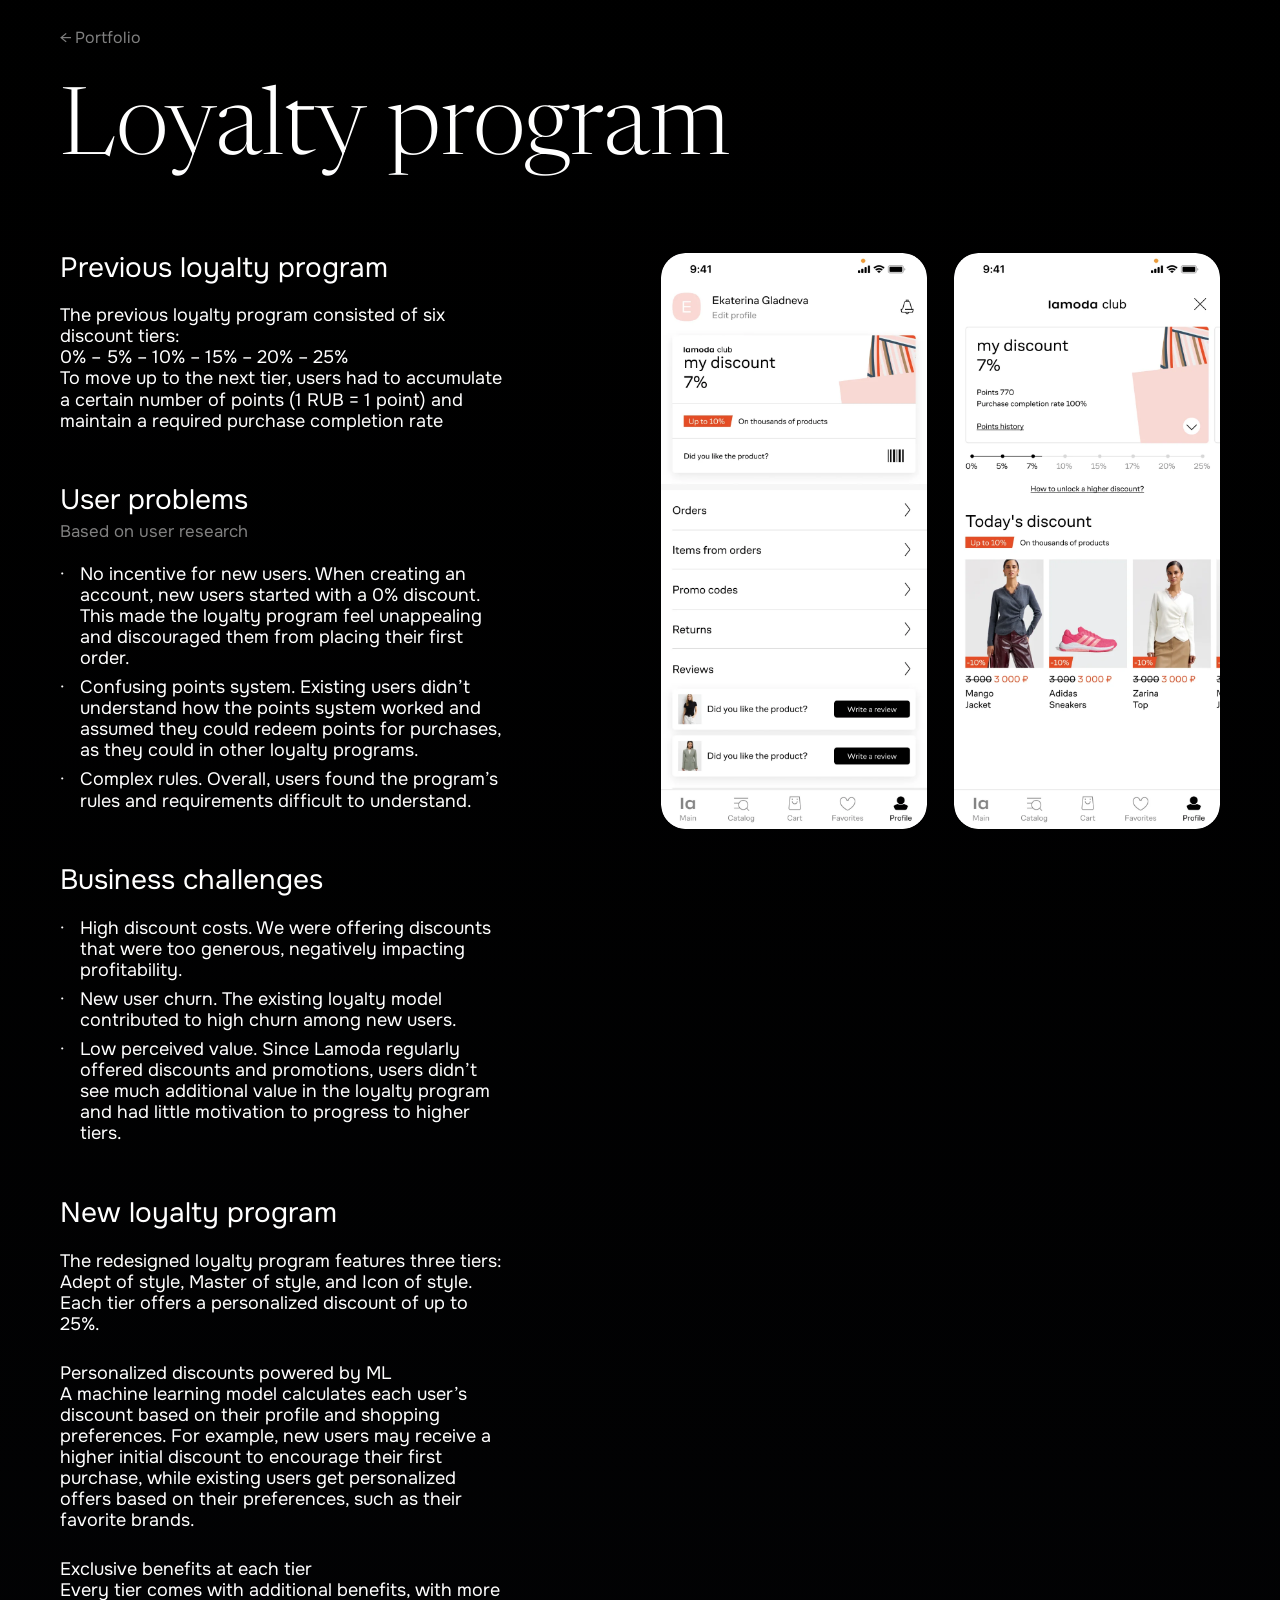
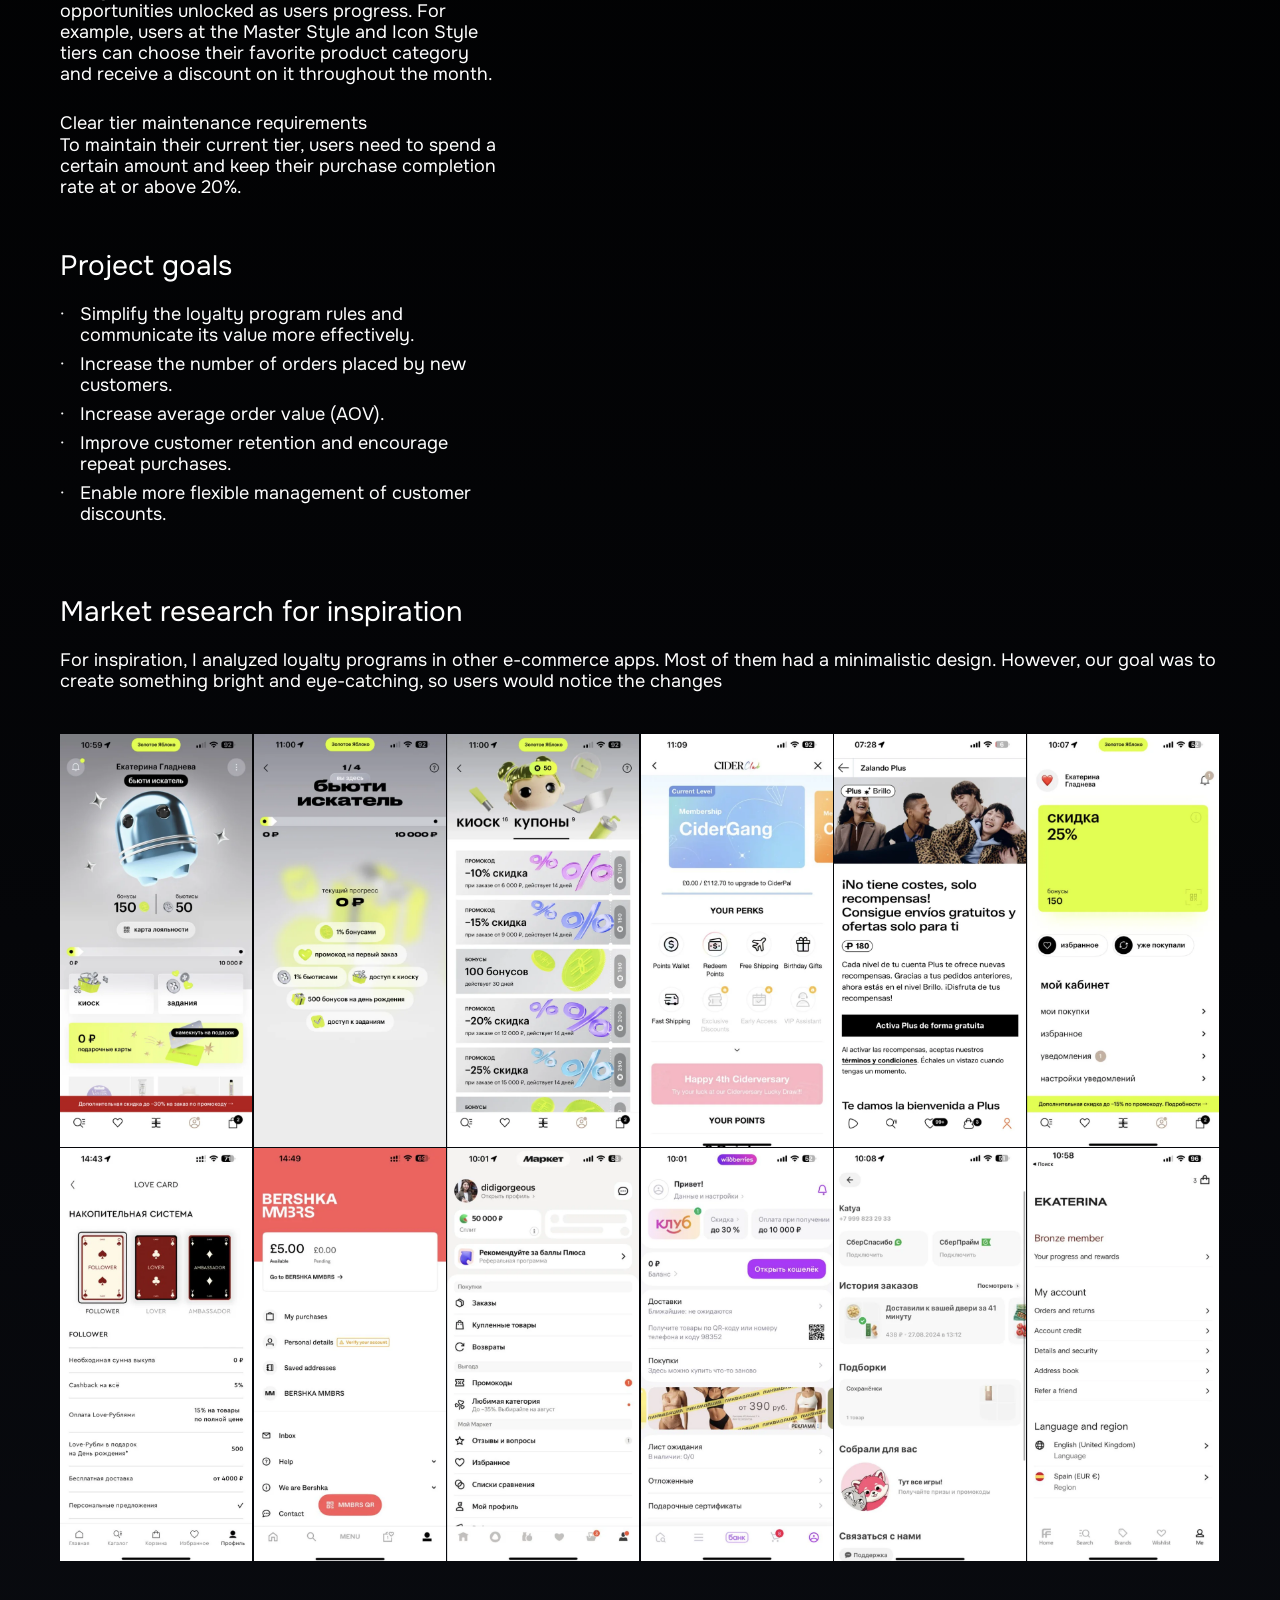
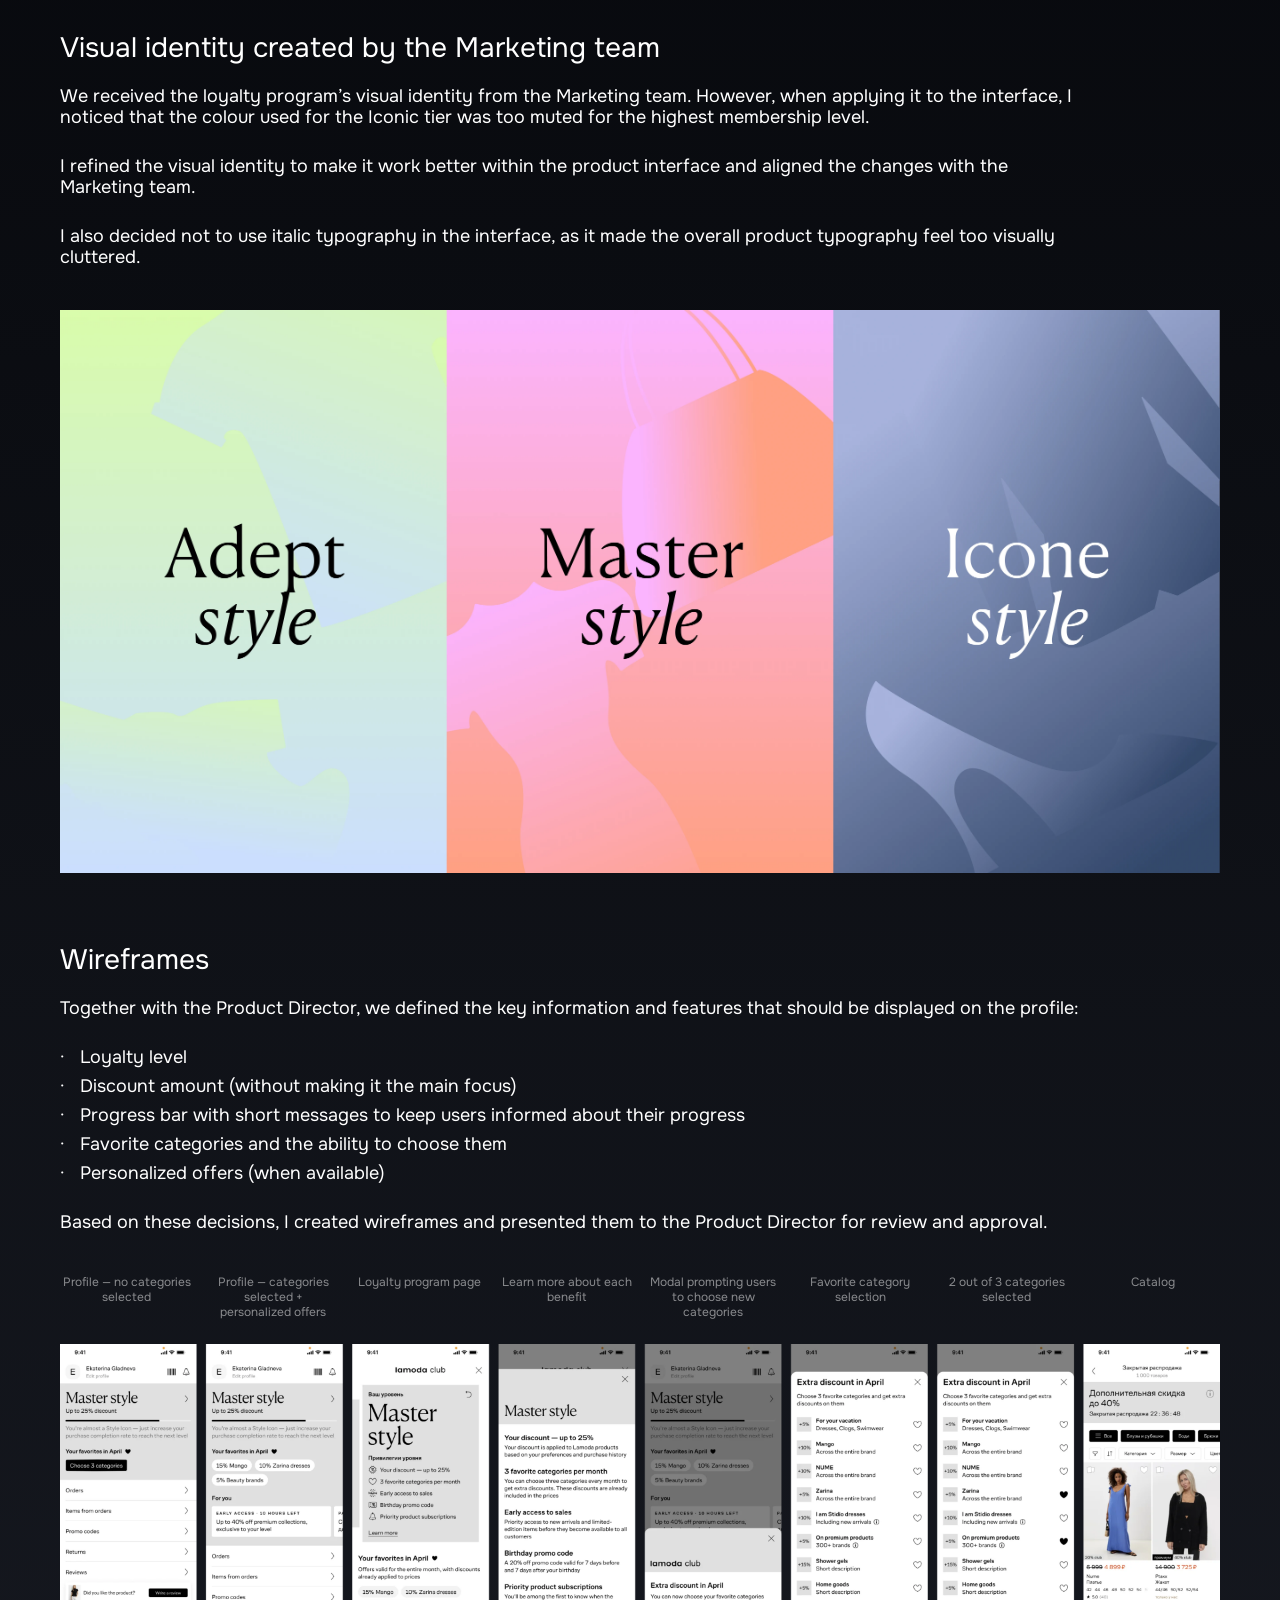
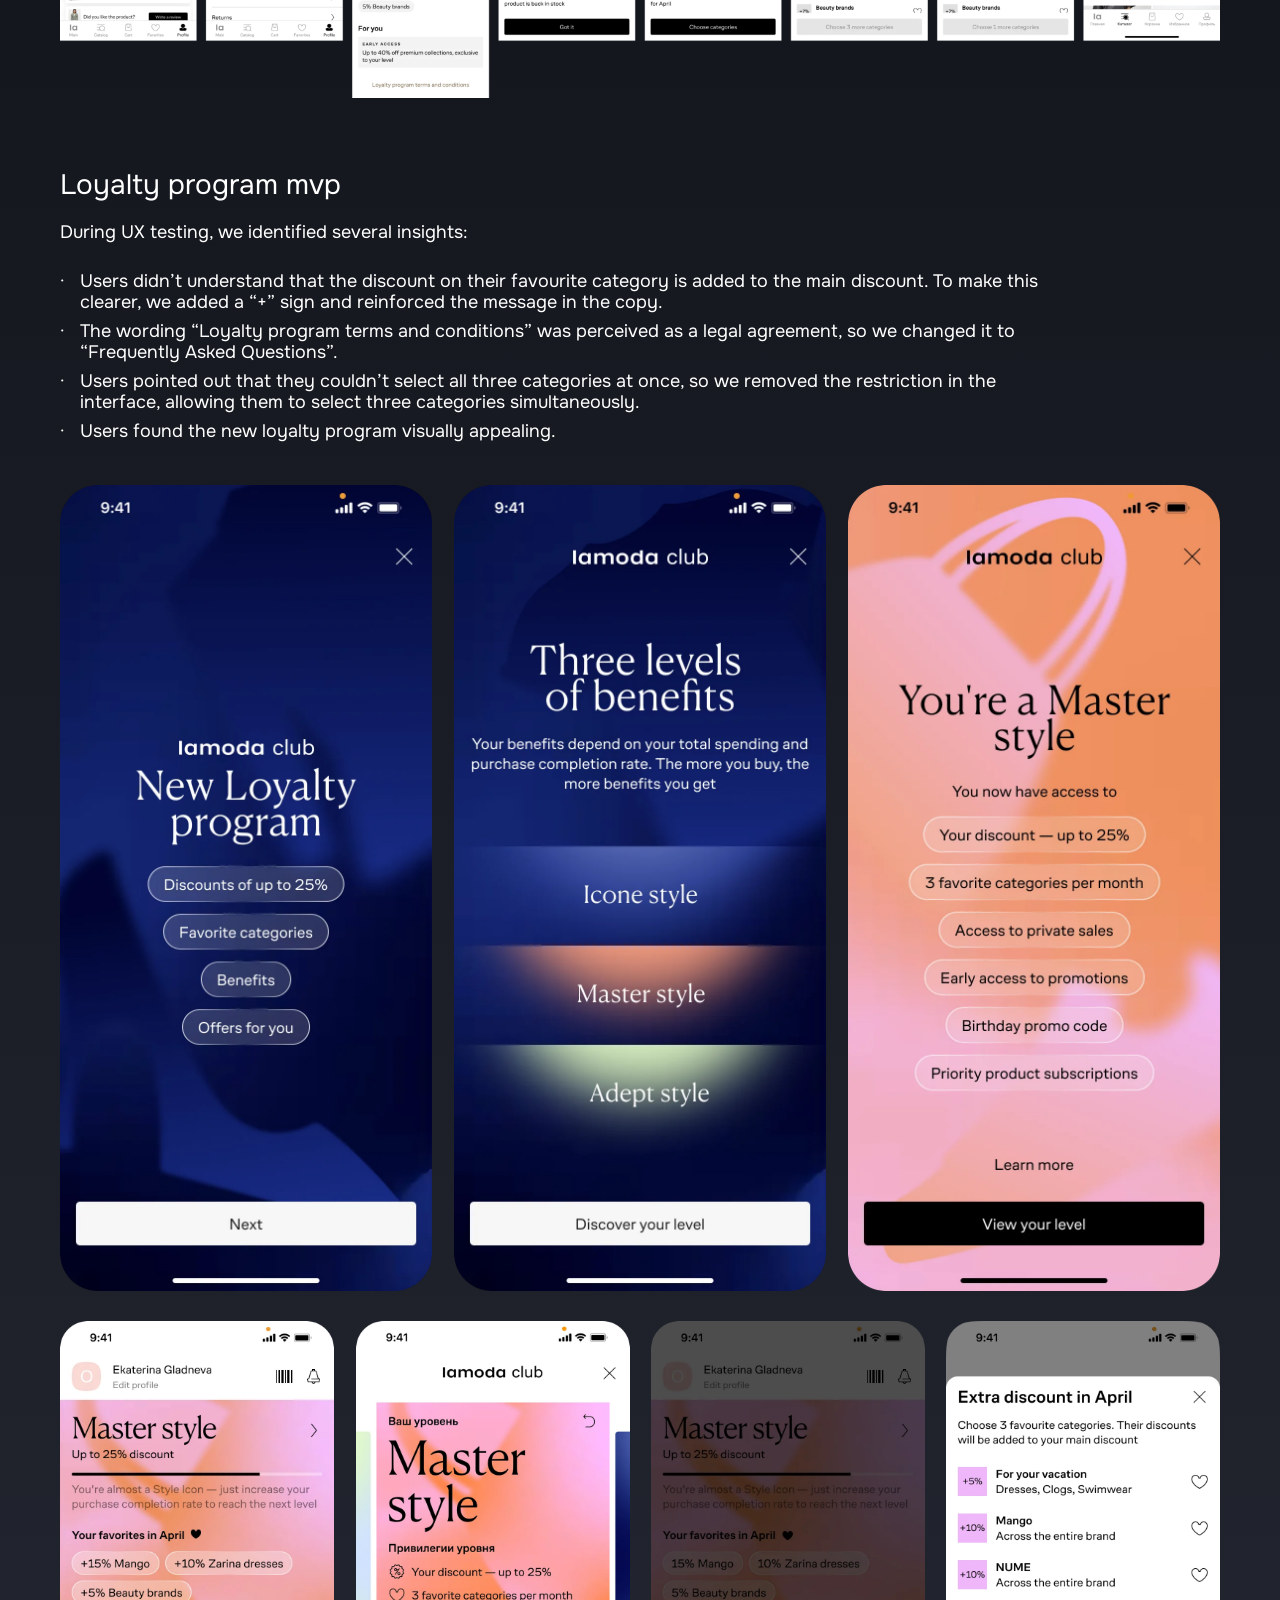
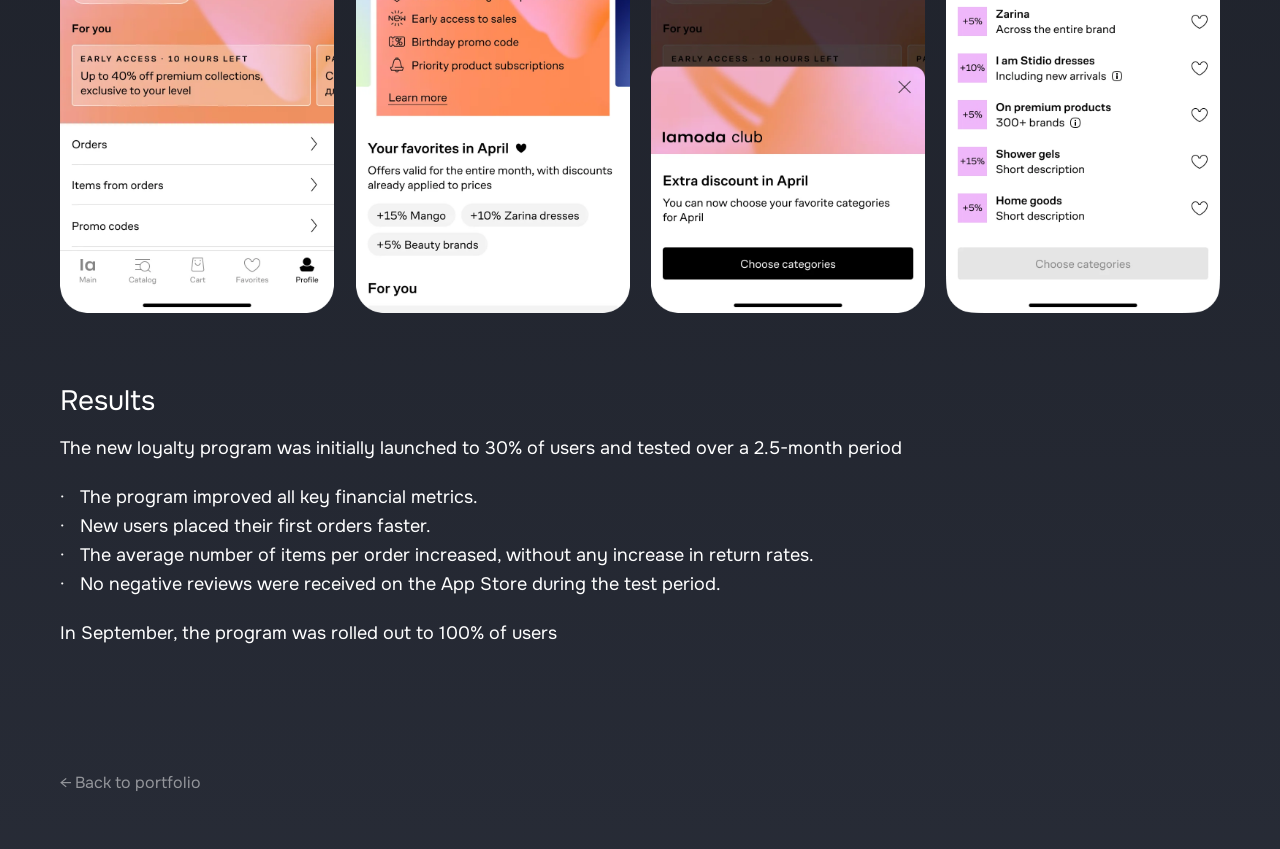
<file: loyalty-program.html>
<!doctype html>
<html lang="en">
<head>
  <meta charset="utf-8">
  <meta name="viewport" content="width=device-width, initial-scale=1">
  <title>Loyalty program — Ekaterina Gladneva</title>
  <meta name="description" content="Case study: redesigning Lamoda's loyalty program — new tiers, ML-powered personalized discounts, wireframes, UX testing and results.">
  <meta property="og:title" content="Loyalty program — Ekaterina Gladneva">
  <meta property="og:description" content="Case study: redesigning Lamoda's loyalty program.">
  <meta property="og:type" content="article">
  <meta property="og:image" content="https://kategladneva.github.io/social-preview.jpg">
  <meta property="og:url" content="https://kategladneva.github.io/loyalty-program">
  <meta name="theme-color" content="#000000">
  <link rel="icon" href="favicon.svg" type="image/svg+xml">
  <link rel="preconnect" href="https://fonts.googleapis.com">
  <link rel="preconnect" href="https://fonts.gstatic.com" crossorigin>
  <link href="https://fonts.googleapis.com/css2?family=Newsreader:ital,opsz,wght@0,6..72,300;0,6..72,400;1,6..72,400&family=Onest:wght@400&display=swap" rel="stylesheet">
  <link rel="stylesheet" href="styles.css">
  <link rel="stylesheet" href="loyalty.css">
  <script>document.documentElement.classList.add("js")</script>
  <script>
    // show the clean address (no .html) even if the page was opened with it
    try { if (location.protocol.indexOf("http") === 0 && /\.html$/.test(location.pathname)) { history.replaceState(null, "", location.pathname.replace(/\.html$/, "") + location.search + location.hash); } } catch (e) {}
  </script>
</head>
<body class="lp-body">
  <div class="lp">

    <nav class="lp-nav"><a href="./">← Portfolio</a></nav>

    <main>
      <header class="lp-head">
        <h1 class="lp-title reveal">Loyalty program</h1>
      </header>

      <section class="lp-intro">
        <div class="lp-col">
          <div class="lp-block reveal">
            <h2>Previous loyalty program</h2>
          <p>The previous loyalty program consisted of six discount tiers:<br>0% – 5% – 10% – 15% – 20% – 25%<br>To move up to the next tier, users had to accumulate a certain number of points (1 RUB = 1 point) and maintain a required purchase completion rate</p>
          </div>
          <div class="lp-block reveal">
            <h2>User problems <span>Based on user research</span></h2>
          <ul class="lp-list">
            <li>No incentive for new users. When creating an account, new users started with a 0% discount. This made the loyalty program feel unappealing and discouraged them from placing their first order.</li>
            <li>Confusing points system. Existing users didn’t understand how the points system worked and assumed they could redeem points for purchases, as they could in other loyalty programs.</li>
            <li>Complex rules. Overall, users found the program’s rules and requirements difficult to understand.</li>
          </ul>
          </div>
          <div class="lp-block reveal">
            <h2>Business challenges</h2>
          <ul class="lp-list">
            <li>High discount costs. We were offering discounts that were too generous, negatively impacting profitability.</li>
            <li>New user churn. The existing loyalty model contributed to high churn among new users.</li>
            <li>Low perceived value. Since Lamoda regularly offered discounts and promotions, users didn’t see much additional value in the loyalty program and had little motivation to progress to higher tiers.</li>
          </ul>
          </div>
          <div class="lp-block reveal">
            <h2>New loyalty program</h2>
          <p>The redesigned loyalty program features three tiers: Adept of style, Master of style, and Icon of style. Each tier offers a personalized discount of up to 25%.</p>
          <p>Personalized discounts powered by ML<br>A machine learning model calculates each user’s discount based on their profile and shopping preferences. For example, new users may receive a higher initial discount to encourage their first purchase, while existing users get personalized offers based on their preferences, such as their favorite brands.</p>
          <p>Exclusive benefits at each tier<br>Every tier comes with additional benefits, with more opportunities unlocked as users progress. For example, users at the Master Style and Icon Style tiers can choose their favorite product category and receive a discount on it throughout the month.</p>
          <p>Clear tier maintenance requirements<br>To maintain their current tier, users need to spend a certain amount and keep their purchase completion rate at or above 20%.</p>
          </div>
          <div class="lp-block reveal">
            <h2>Project goals</h2>
          <ul class="lp-list">
            <li>Simplify the loyalty program rules and communicate its value more effectively.</li>
            <li>Increase the number of orders placed by new customers.</li>
            <li>Increase average order value (AOV).</li>
            <li>Improve customer retention and encourage repeat purchases.</li>
            <li>Enable more flexible management of customer discounts.</li>
          </ul>
          </div>
        </div>

        <div class="lp-old lp-grid">
          <figure><img src="img/loyalty-old-1.webp" width="824" height="1784" alt="Previous loyalty program, screen 1" loading="lazy"></figure>
          <figure><img src="img/loyalty-old-2.webp" width="824" height="1784" alt="Previous loyalty program, screen 2" loading="lazy"></figure>
        </div>
      </section>

      <section class="lp-section">
        <div class="lp-block lp-block--wide reveal">
          <h2>Market research for inspiration</h2>
          <p>For inspiration, I analyzed loyalty programs in other e-commerce apps. Most of them had a minimalistic design. However, our goal was to create something bright and eye-catching, so users would notice the changes</p>
        </div>
        <div class="lp-market lp-grid">
        <figure><img src="img/loyalty-market-1.webp" width="578" height="1240" alt="Loyalty program in another e-commerce app, example 1" loading="lazy"></figure>
        <figure><img src="img/loyalty-market-2.webp" width="578" height="1240" alt="Loyalty program in another e-commerce app, example 2" loading="lazy"></figure>
        <figure><img src="img/loyalty-market-3.webp" width="578" height="1240" alt="Loyalty program in another e-commerce app, example 3" loading="lazy"></figure>
        <figure><img src="img/loyalty-market-4.webp" width="578" height="1240" alt="Loyalty program in another e-commerce app, example 4" loading="lazy"></figure>
        <figure><img src="img/loyalty-market-5.webp" width="578" height="1240" alt="Loyalty program in another e-commerce app, example 5" loading="lazy"></figure>
        <figure><img src="img/loyalty-market-6.webp" width="578" height="1240" alt="Loyalty program in another e-commerce app, example 6" loading="lazy"></figure>
        <figure><img src="img/loyalty-market-7.webp" width="578" height="1240" alt="Loyalty program in another e-commerce app, example 7" loading="lazy"></figure>
        <figure><img src="img/loyalty-market-8.webp" width="578" height="1240" alt="Loyalty program in another e-commerce app, example 8" loading="lazy"></figure>
        <figure><img src="img/loyalty-market-9.webp" width="578" height="1240" alt="Loyalty program in another e-commerce app, example 9" loading="lazy"></figure>
        <figure><img src="img/loyalty-market-10.webp" width="578" height="1240" alt="Loyalty program in another e-commerce app, example 10" loading="lazy"></figure>
        <figure><img src="img/loyalty-market-11.webp" width="578" height="1240" alt="Loyalty program in another e-commerce app, example 11" loading="lazy"></figure>
        <figure><img src="img/loyalty-market-12.webp" width="578" height="1240" alt="Loyalty program in another e-commerce app, example 12" loading="lazy"></figure>
        </div>
      </section>

      <section class="lp-section">
        <div class="lp-block reveal">
          <h2>Visual identity created by the Marketing team</h2>
          <p>We received the loyalty program’s visual identity from the Marketing team. However, when applying it to the interface, I noticed that the colour used for the Iconic tier was too muted for the highest membership level.</p>
          <p>I refined the visual identity to make it work better within the product interface and aligned the changes with the Marketing team.</p>
          <p>I also decided not to use italic typography in the interface, as it made the overall product typography feel too visually cluttered.</p>
        </div>
        <div class="lp-tiers lp-grid">
        <figure><img src="img/loyalty-tiers.webp" width="5220" height="2535" alt="Loyalty program tiers: Adept style, Master style, Icone style" loading="lazy"></figure>
      </div>
      </section>

      <section class="lp-section">
        <div class="lp-block reveal">
          <h2>Wireframes</h2>
          <p>Together with the Product Director, we defined the key information and features that should be displayed on the profile:</p>
          <ul class="lp-list">
            <li>Loyalty level</li>
            <li>Discount amount (without making it the main focus)</li>
            <li>Progress bar with short messages to keep users informed about their progress</li>
            <li>Favorite categories and the ability to choose them</li>
            <li>Personalized offers (when available)</li>
          </ul>
          <p>Based on these decisions, I created wireframes and presented them to the Product Director for review and approval.</p>
        </div>
        <div class="lp-wire reveal">
          <ul class="lp-captions">
        <li>Profile — no categories selected</li>
        <li>Profile — categories selected + personalized offers</li>
        <li>Loyalty program page</li>
        <li>Learn more about each benefit</li>
        <li>Modal prompting users to choose new categories</li>
        <li>Favorite category selection</li>
        <li>2 out of 3 categories selected</li>
        <li>Catalog</li>
          </ul>
          <img src="img/loyalty-wireframes.webp" width="3480" height="1060" alt="Wireframes of the profile, loyalty program page and category selection" loading="lazy">
        </div>
      </section>

      <section class="lp-section">
        <div class="lp-block reveal">
          <h2>Loyalty program mvp</h2>
          <p>During UX testing, we identified several insights:</p>
          <ul class="lp-list">
            <li>Users didn’t understand that the discount on their favourite category is added to the main discount. To make this clearer, we added a “+” sign and reinforced the message in the copy.</li>
            <li>The wording “Loyalty program terms and conditions” was perceived as a legal agreement, so we changed it to “Frequently Asked Questions”.</li>
            <li>Users pointed out that they couldn’t select all three categories at once, so we removed the restriction in the interface, allowing them to select three categories simultaneously.</li>
            <li>Users found the new loyalty program visually appealing.</li>
          </ul>
        </div>
        <div class="lp-mvp lp-mvp--3 lp-grid">
        <figure><img src="img/loyalty-mvp-1.webp" width="750" height="1624" alt="Loyalty program MVP, screen 1" loading="lazy"></figure>
        <figure><img src="img/loyalty-mvp-2.webp" width="750" height="1624" alt="Loyalty program MVP, screen 2" loading="lazy"></figure>
        <figure><img src="img/loyalty-mvp-3.webp" width="750" height="1624" alt="Loyalty program MVP, screen 3" loading="lazy"></figure>
        </div>
        <div class="lp-mvp lp-mvp--4 lp-grid">
        <figure><img src="img/loyalty-mvp-4.webp" width="750" height="1624" alt="Loyalty program MVP, screen 4" loading="lazy"></figure>
        <figure><img src="img/loyalty-mvp-5.webp" width="750" height="1624" alt="Loyalty program MVP, screen 5" loading="lazy"></figure>
        <figure><img src="img/loyalty-mvp-6.webp" width="750" height="1624" alt="Loyalty program MVP, screen 6" loading="lazy"></figure>
        <figure><img src="img/loyalty-mvp-7.webp" width="750" height="1624" alt="Loyalty program MVP, screen 7" loading="lazy"></figure>
        </div>
      </section>

      <section class="lp-section lp-section--last">
        <div class="lp-block reveal">
          <h2>Results</h2>
          <p>The new loyalty program was initially launched to 30% of users and tested over a 2.5-month period</p>
          <ul class="lp-list">
            <li>The program improved all key financial metrics.</li>
            <li>New users placed their first orders faster.</li>
            <li>The average number of items per order increased, without any increase in return rates.</li>
            <li>No negative reviews were received on the App Store during the test period.</li>
          </ul>
          <p>In September, the program was rolled out to 100% of users</p>
        </div>
      </section>
    </main>

    <footer class="lp-foot"><a href="./">← Back to portfolio</a></footer>
  </div>

  <script>
    (function () {
      var groups = document.querySelectorAll(".lp-grid, .reveal");
      groups.forEach(function (g) {
        if (g.classList.contains("lp-grid")) {
          Array.prototype.forEach.call(g.children, function (el, i) { el.style.setProperty("--i", i); });
        }
      });
      if (!("IntersectionObserver" in window)) {
        groups.forEach(function (g) { g.classList.add("is-visible"); });
        return;
      }
      var io = new IntersectionObserver(function (entries) {
        entries.forEach(function (e) {
          if (e.isIntersecting || e.boundingClientRect.bottom < 0) {
            e.target.classList.add("is-visible");
            io.unobserve(e.target);
          }
        });
      }, { threshold: 0.15 });
      groups.forEach(function (g) { io.observe(g); });
    })();
  </script>
  <script>
    /* "Back to portfolio": return to the previous history entry so the scroll position on the main page is kept */
    document.addEventListener("click", function (e) {
      var a = e.target.closest && e.target.closest('a[href="./"]');
      if (!a || e.defaultPrevented || e.button || e.metaKey || e.ctrlKey || e.shiftKey || e.altKey) return;
      try {
        var r = new URL(document.referrer);
        if (r.origin === location.origin && /(\/|\/index\.html)$/.test(r.pathname) && history.length > 1) {
          e.preventDefault();
          history.back();
        }
      } catch (err) {}
    });
  </script>
</body>
</html>
</file>
<file: styles.css>
/* ------------------------------------------------------------------
   Licensed fonts (optional)
   If you have web licenses, put the files into /fonts and uncomment.
   They will take priority over the free fallbacks automatically.

@font-face {
  font-family: "CoFo Sans LaModa";
  src: url("fonts/CoFoSansLaModa-Regular.woff2") format("woff2");
  font-weight: 400; font-style: normal; font-display: swap;
}
@font-face {
  font-family: "Canela Text";
  src: url("fonts/CanelaText-Regular.woff2") format("woff2");
  font-weight: 400; font-style: normal; font-display: swap;
}
@font-face {
  font-family: "Canela Text";
  src: url("fonts/CanelaText-RegularItalic.woff2") format("woff2");
  font-weight: 400; font-style: italic; font-display: swap;
}
------------------------------------------------------------------- */

:root {
  --sans: "CoFo Sans LaModa", "Onest", system-ui, -apple-system, "Helvetica Neue", Arial, sans-serif;
  --serif: "Canela Text", "Newsreader", Georgia, "Times New Roman", serif;

  --white: #ffffff;
  --black: #000000;
  --ink-muted: rgba(0, 0, 0, 0.5);
  --paper-muted: rgba(255, 255, 255, 0.5);

  --phone-gap: 64px;
  --page-pad: 44px;
}

*,
*::before,
*::after { box-sizing: border-box; }

html { -webkit-text-size-adjust: 100%; }

body {
  margin: 0;
  background: var(--black);
  color: var(--white);
  font-family: var(--sans);
  font-weight: 400;
  -webkit-font-smoothing: antialiased;
  -moz-osx-font-smoothing: grayscale;
}

h1, h2, h3, p, figure { margin: 0; font-weight: 400; }

img { display: block; max-width: 100%; height: auto; }

a { color: inherit; text-decoration: none; }
a:hover { text-decoration: underline; text-underline-offset: 3px; }
a:focus-visible {
  outline: 2px solid currentColor;
  outline-offset: 3px;
  border-radius: 2px;
}

/* ------------------------------------------------------------------
   Intro
------------------------------------------------------------------- */

.intro {
  position: relative;
  display: grid;
  place-items: center;
  min-height: clamp(420px, 47.3vw, 715px);
  padding: 120px 20px;
  background: var(--white);
  color: var(--black);
}

.intro-meta,
.contacts {
  position: absolute;
  top: 64px;
  right: var(--page-pad);
  font-size: 16px;
  line-height: 1.2;
  letter-spacing: -0.01em;
  text-align: right;
  color: var(--ink-muted);
}

.cv-download {
  color: inherit;
}
.cv-download:hover { color: var(--black); }

.copy {
  padding: 0;
  border: 0;
  background: none;
  font: inherit;
  letter-spacing: inherit;
  color: inherit;
  cursor: copy;
}
.copy:hover { color: var(--black); }
.copy.is-copied { color: var(--black); }
.copy:focus-visible {
  outline: 2px solid currentColor;
  outline-offset: 3px;
  border-radius: 2px;
}

.visually-hidden {
  position: absolute;
  width: 1px;
  height: 1px;
  overflow: hidden;
  clip: rect(0 0 0 0);
  white-space: nowrap;
}

.name span { white-space: nowrap; }

.name {
  display: flex;
  flex-direction: column;
  align-items: center;
  text-align: center;
  font-size: clamp(24px, 6.4vw, 40px);
  line-height: 1.2;
}

/* ------------------------------------------------------------------
   Case sections
------------------------------------------------------------------- */

.case {
  position: relative;
  isolation: isolate;
  overflow: hidden;
  display: flex;
  flex-direction: column;
  align-items: center;
  padding: 40px 0 24px;
  background: linear-gradient(180deg, #000 -12.41%, #2f3441 140.5%);
  background: linear-gradient(in oklab 180deg, oklab(0% 0 0) -12.41%, oklab(39.5% -0.0005 -0.028) 140.5%);
}

.badge {
  padding: 10px 24px;
  border-radius: 100px;
  background: var(--white);
  color: var(--black);
  font-family: var(--sans);
  font-size: 28px;
  line-height: 34px;
  white-space: nowrap;
  margin-bottom: 101px;
}

.label,
figcaption {
  font-family: var(--serif);
  font-size: 24px;
  line-height: 1.2;
  letter-spacing: -0.01em;
  color: var(--paper-muted);
  text-align: center;
}

.label { margin-bottom: 16px; }
.label--gap { margin-top: 100px; }

figcaption { margin-bottom: 16px; }

.note,
.role {
  font-size: 16px;
  line-height: 1.2;
  letter-spacing: -0.01em;
  color: var(--paper-muted);
  text-align: center;
  padding-inline: 20px;
}

.note { margin-top: 74px; }

.role { margin-top: 116px; }

/* ------------------------------------------------------------------
   Screens
------------------------------------------------------------------- */

.screens {
  display: grid;
  justify-content: center;
  width: 100%;
  padding-inline: var(--page-pad);
}

.screens--3 { grid-template-columns: repeat(3, minmax(0, 357px)); gap: var(--phone-gap); }
.screens--2 { grid-template-columns: repeat(2, minmax(0, 357px)); gap: var(--phone-gap); }
.screens--1 { grid-template-columns: minmax(0, 357px); }
.screens--5 { grid-template-columns: repeat(5, minmax(0, 262px)); gap: 16px; }

.screens figure { container-type: inline-size; }

/* Phone mockups: 38px corner radius at 357px width, scaled with the column */
.screens--3 img,
.screens--2 img,
.screens--1 img {
  width: 100%;
  border-radius: 38px;
}
@supports (width: 1cqi) {
  .screens figure img { border-radius: 10.64cqi; }
}
.screens--1 img { border-radius: 36px; }

/* The one-step checkout screen is taller than the phone frame: scroll to see the rest */
.scroll-phone {
  width: 100%;
  aspect-ratio: 357 / 774;
  overflow-y: auto;
  overscroll-behavior: contain;
  border-radius: 36px;
  background: #fff;
  scrollbar-width: none;
}
.scroll-phone::-webkit-scrollbar { display: none; }
.scroll-phone img {
  display: block;
  width: 100%;
  height: auto;
  border-radius: 0;
}
.scroll-phone:focus-visible {
  outline: 2px solid #fff;
  outline-offset: 3px;
}

/* Try-on screen: live banner laid over the screenshot.
   Sizes are in design pixels of a 357px-wide phone, scaled with the column. */
.phone-stack { position: relative; }
.phone-stack > img { position: relative; z-index: 0; }

.try-on-banner {
  --u: calc(100cqi / 357);
  position: absolute;
  left: calc(var(--u) * 105.86);
  top: calc(var(--u) * 213.62);
  width: calc(var(--u) * 251.77);
  height: calc(var(--u) * 133.52);
  overflow: hidden;
  background: #000;
  color: #fff;
  font-family: var(--sans);
}
.try-on-banner video {
  position: absolute;
  inset: 0;
  width: 100%;
  height: 100%;
  object-fit: cover;
}
.try-on-banner > span,
.try-on-banner > svg { position: absolute; }

.try-on-banner__title {
  left: calc(var(--u) * 15.26);
  top: calc(var(--u) * 15.26);
  font-size: calc(var(--u) * 19.07);
  line-height: 1.2;
}
.try-on-banner__text {
  left: calc(var(--u) * 15.26);
  top: calc(var(--u) * 45.78);
  width: calc(var(--u) * 221.25);
  font-size: calc(var(--u) * 12.4);
  line-height: 1.23;
}
.try-on-banner__close {
  left: calc(var(--u) * 225.7);
  top: calc(var(--u) * 20.51);
  width: calc(var(--u) * 16.02);
  height: calc(var(--u) * 16.02);
}
.try-on-banner__button {
  left: calc(var(--u) * 15.76);
  top: calc(var(--u) * 87);
  display: flex;
  align-items: center;
  gap: calc(var(--u) * 3.81);
  padding: calc(var(--u) * 7.63) calc(var(--u) * 32);
  border-radius: calc(var(--u) * 3.81);
  background: #fff;
  box-shadow: inset 0 0 0 calc(var(--u) * 0.95) rgba(0, 0, 0, 0.12);
  color: #000;
  font-size: calc(var(--u) * 12.4);
  line-height: 1.23;
  white-space: nowrap;
}
.try-on-banner__button svg {
  width: calc(var(--u) * 14.54);
  height: calc(var(--u) * 14.54);
  flex-shrink: 0;
}

/* Screen recordings inside a phone column (same frame as the images) */
.phone-video {
  display: block;
  width: 100%;
  height: auto;
  aspect-ratio: 357 / 774;
  object-fit: cover;
  background: #000;
  border-radius: 38px;
}
@supports (width: 1cqi) {
  .screens figure .phone-video { border-radius: 10.64cqi; }
  /* recording taken with the device frame: match the real screen corners */
  .screens figure .phone-video--device { border-radius: 14.3cqi; }
}

/* ------------------------------------------------------------------
   Premium showreel (click to play / pause)
------------------------------------------------------------------- */

.showreel {
  position: relative;
  width: min(1134px, calc(100% - 2 * var(--page-pad)));
  margin-top: 24px;
  border-radius: 24px;
  overflow: hidden;
  background: #000;
}

.showreel-video {
  display: block;
  width: 100%;
  height: auto;
  aspect-ratio: 1920 / 1032;
}

.showreel-toggle {
  position: absolute;
  inset: 0;
  display: flex;
  align-items: flex-end;
  justify-content: flex-start;
  padding: 24px;
  border: 0;
  background: transparent;
  cursor: pointer;
}

.showreel-toggle svg {
  width: 32px;
  height: 32px;
  transition: opacity 0.25s ease;
}

.showreel .icon-pause { display: none; }
.showreel.is-playing .icon-play { display: none; }
.showreel.is-playing .icon-pause { display: block; opacity: 0; }
.showreel.is-playing:hover .icon-pause,
.showreel-toggle:focus-visible .icon-pause { opacity: 1; }

.showreel-toggle:focus-visible {
  outline: 2px solid #fff;
  outline-offset: -6px;
  border-radius: 24px;
}

@media (hover: none) {
  .showreel.is-playing .icon-pause { opacity: 0.8; }
}

/* ------------------------------------------------------------------
   Loyalty program
------------------------------------------------------------------- */

.case--club {
  background: conic-gradient(in oklab from calc(355.66deg + var(--club-angle, 0deg)) at calc(55.98% + var(--club-dx, 0%)) calc(31.93% + var(--club-dy, 0%)),
    oklab(94.7% -0.067 0.088) 0%,
    oklab(90.6% -0.007 -0.045) 6.26%,
    oklab(74.7% -0.021 -0.077) 12.52%,
    oklab(28.7% -0.024 -0.075) 20.45%,
    oklab(9.4% -0.006 -0.014) 56.24%,
    oklab(10.3% -0.008 -0.016) 60.82%,
    oklab(28.7% -0.024 -0.075) 67.06%,
    oklab(35% -0.013 -0.160) 72.71%,
    oklab(47.2% 0.142 -0.082) 78.94%,
    oklab(68.8% 0.183 0.082) 83.42%,
    oklab(75.3% 0.120 0.094) 88.32%,
    oklab(87.3% 0.091 -0.064) 93.84%,
    oklab(94.7% -0.067 0.088) 100%);
}

@property --club-angle {
  syntax: "<angle>";
  inherits: false;
  initial-value: 0deg;
}

.case--club .badge { margin-bottom: 0; }

.club-logo {
  --w: clamp(190px, 21.3vw, 322px);
  display: flex;
  align-items: baseline;
  gap: calc(var(--w) * 0.093);
  margin-top: 92px;
  margin-bottom: 92px;
}
.club-logo svg { width: var(--w); height: auto; }
.club-word {
  font-family: var(--serif);
  font-size: calc(var(--w) * 0.2536);
  line-height: 1;
  letter-spacing: -0.0065em;
  color: #000;
}

.label--ink { color: var(--ink-muted); margin-bottom: 16px; }
.case--club .label { text-align: center; }

.screens--compare .col-label {
  font-family: var(--serif);
  font-size: 24px;
  line-height: 1.2;
  letter-spacing: -0.01em;
  color: var(--paper-muted);
  text-align: center;
  margin: 0;
}
.screens--compare .col-before { grid-column: 1; grid-row: 1; }
.screens--compare .col-after { grid-column: 2 / 4; grid-row: 1; }
.screens--compare > figure:nth-of-type(1) { grid-column: 1; grid-row: 2; }
.screens--compare > figure:nth-of-type(2) { grid-column: 2; grid-row: 2; }
.screens--compare > figure:nth-of-type(3) { grid-column: 3; grid-row: 2; }
.screens--compare { row-gap: 16px; margin-top: 106px; }
.only-mobile { display: none; }

.case-btn-wrap {
  width: min(591px, 100%);
  margin-top: 107px;
}
.case-btn {
  display: flex;
  align-items: center;
  justify-content: center;
  width: 100%;
  height: 80px;
  border: 1px solid var(--white);
  background: transparent;
  color: var(--white);
  font-size: 28px;
  line-height: 1.2;
  letter-spacing: -0.01em;
  text-decoration: none;
  cursor: pointer;
  transition: background-color 0.25s ease, color 0.25s ease;
}
.case-btn:focus-visible { background: var(--white); color: var(--black); outline-offset: 4px; }
@media (hover: hover) {
  .case-btn:hover { background: var(--white); color: var(--black); text-decoration: none; }
}
.case .case-btn-wrap + .role { margin-top: 77px; }
.case--club .role { margin-top: 96px; }

/* ------------------------------------------------------------------
   Concept
------------------------------------------------------------------- */

.case--concept { --text-w: min(1273px, calc(100% - 2 * var(--page-pad))); }

.case--concept .badge { margin-bottom: 0; }

.concept-text,
.concept-steps {
  width: var(--text-w);
  margin-bottom: 100px;
}

.concept-text h3,
.concept-steps h3,
.concept-title {
  font-family: var(--serif);
  font-weight: 400;
  font-size: clamp(36px, 4.23vw, 64px);
  line-height: 1.2;
  letter-spacing: -0.01em;
  color: var(--white);
}

.concept-text h3 { margin-bottom: 24px; }
.concept-text p {
  max-width: 874px;
  font-size: 24px;
  line-height: 1.2;
  color: var(--white);
}
.concept-text p + p { margin-top: 1.2em; }

.concept-steps h3 { margin-bottom: 36px; }

.screens--steps {
  grid-template-columns: repeat(4, minmax(0, 300px));
  gap: 24px;
  padding-inline: 0;
}
.screens--steps figcaption {
  display: flex;
  align-items: center;
  gap: 24px;
  margin-bottom: 24px;
  font-family: var(--sans);
  font-size: 20px;
  line-height: 1.2;
  color: var(--white);
  text-align: left;
  white-space: nowrap;
}
.screens--steps figcaption::after {
  content: "";
  flex: 1;
  height: 1px;
  margin-right: 0; /* the 24px column gap gives the right-hand space */
  background: rgba(255, 255, 255, 0.3);
}
.screens--steps figure:last-child figcaption::after { display: none; }
.screens--steps figure img {
  display: block;
  width: 100%;
  height: auto;
  aspect-ratio: 3 / 4;
  object-fit: cover;
  border-radius: 0;
}

.sonya {
  position: relative;
  display: grid;
  grid-template-columns: 364px minmax(0, 1fr);
  column-gap: 22px;
  align-content: start;
  width: min(1167px, calc(100% - 2 * var(--page-pad)));
  margin-bottom: 47px;
}
.sonya-photo {
  grid-row: 1 / 3;
  display: block;
  width: 364px;
  height: auto;
  border-bottom: 1px solid #d9d9d9;
}
.sonya-name {
  position: relative;
  z-index: 1;
  grid-column: 2;
  margin: 118px 0 18px -138px;
  font-family: var(--serif);
  font-style: italic;
  font-size: 100px;
  line-height: 1.2;
  letter-spacing: -0.01em;
  color: var(--white);
  white-space: nowrap;
}
.sonya-about {
  grid-column: 2;
  max-width: 781px;
  font-size: 24px;
  line-height: 1.2;
  color: var(--white);
}

.note--lg { margin-top: 0; margin-bottom: 24px; font-size: 16px; }

.showreel--concept {
  width: min(1199px, calc(100% - 2 * var(--page-pad)));
  margin-top: 0;
  border-radius: 38px;
  background:
    radial-gradient(ellipse 92% 152% at 50% 134% in oklab, oklab(39.5% -0.0005 -0.028) 0%, oklab(39.5% -0.0005 -0.028 / 0%) 100%),
    #000;
}
.showreel--concept {
  container-type: inline-size;
  aspect-ratio: 1199 / 640;
}
/* the phone recording sits centred on the glow: 288 x 581 in the 1199 x 640 frame */
.showreel--concept .showreel-video {
  position: absolute;
  inset: 0;
  margin: auto;
  width: auto;
  height: 90.78%;
  aspect-ratio: 600 / 1210;
  object-fit: cover;
  border-radius: 3.753cqw;
}
.showreel--concept .showreel-toggle { border-radius: 38px; }
.case--concept .note--lg { margin-top: 74px; }

.concept-title {
  width: var(--text-w);
  margin: 68px 0 56px;
  text-align: center;
}

.case--concept .role { margin-top: 100px; }

/* ------------------------------------------------------------------
   Tablet
------------------------------------------------------------------- */

@media (max-width: 1100px) {
  :root { --phone-gap: 32px; --page-pad: 32px; }
  .screens--5 { grid-template-columns: repeat(5, minmax(0, 1fr)); gap: 12px; }
  .screens--steps { grid-template-columns: repeat(4, minmax(0, 1fr)); gap: 16px; }
  .screens--steps figcaption { font-size: 16px; gap: 16px; }
  .sonya { grid-template-columns: clamp(200px, 30vw, 364px) minmax(0, 1fr); }
  .sonya-photo { width: 100%; }
  .sonya-name { font-size: clamp(56px, 9vw, 100px); margin-top: 12%; margin-left: -12%; }
  .sonya-about { font-size: 20px; }
  .concept-text p { font-size: 20px; }
}

/* ------------------------------------------------------------------
   Mobile: screens become a swipeable row
------------------------------------------------------------------- */

@media (max-width: 760px) {
  :root { --page-pad: 20px; }
  .case-btn-wrap { align-self: stretch; width: auto; margin: 64px 16px 0; }
  .case-btn { font-size: 24px; }
  .case .case-btn-wrap + .role { margin-top: 56px; }

  .intro-meta, .contacts { top: 24px; right: 20px; }
  .cv-download { font-size: 14px; }

  .badge { font-size: 20px; line-height: 26px; padding: 8px 18px; margin-bottom: 48px; }

  .label, figcaption { font-size: 20px; }
  .label--gap { margin-top: 56px; }

  .note { margin-top: 32px; }
  .showreel { margin-top: 24px; border-radius: 16px; }
  .showreel-toggle { padding: 16px; }
  .role { margin-top: 56px; }

  .screens--3,
  .screens--2,
  .screens--5,
  .screens--steps {
    grid-template-columns: none;
    grid-auto-flow: column;
    grid-auto-columns: min(72vw, 300px);
    gap: 16px;
    justify-content: start;
    overflow-x: auto;
    scroll-snap-type: x mandatory;
    scroll-padding-inline: var(--page-pad);
    overscroll-behavior-x: contain;
    scrollbar-width: none;
  }
  .screens--5 { grid-auto-columns: min(62vw, 260px); }
  .screens::-webkit-scrollbar { display: none; }
  .screens > * { scroll-snap-align: start; }

  .screens--1 { grid-template-columns: min(72vw, 300px); }

  /* concept */
  .case--concept .badge { margin-bottom: 56px; }
  .concept-text, .concept-steps { margin-bottom: 64px; }
  .concept-text p, .sonya-about { font-size: 18px; }
  .concept-steps { width: 100%; }
  .concept-steps h3 { padding-inline: var(--page-pad); }
  .screens--steps { grid-auto-columns: min(60vw, 240px); padding-inline: var(--page-pad); }
  .screens--steps figcaption { font-size: 16px; }
  .sonya { grid-template-columns: 1fr; margin-bottom: 40px; }
  .sonya-photo { grid-row: auto; width: min(72vw, 300px); }
  .sonya-name { grid-column: 1; margin: -48px 0 12px 12px; font-size: clamp(44px, 14vw, 64px); }
  .sonya-about { grid-column: 1; }
  .showreel--concept { margin-top: 0; border-radius: 16px; aspect-ratio: 1 / 1.1; }
  .showreel--concept .showreel-video { height: 88%; border-radius: 12cqw; }
  .concept-title { margin: 48px 0 32px; }
  .case--concept .note--lg { margin-top: 40px; }
  .case--concept .role { margin-top: 64px; }

  /* club: captions move onto each phone, the shared column labels go away */
  .only-mobile { display: block; }
  .case--club .label--ink { display: none; }
  .screens--compare { margin-top: 40px; row-gap: 0; }
  .screens--compare .col-label { display: none; }
  .screens--compare > figure:nth-of-type(n) { grid-column: auto; grid-row: auto; }
  .club-logo { margin-top: 72px; margin-bottom: 56px; }
  .case--club figcaption.only-mobile { color: var(--paper-muted); }
  .case--club .screens--3:not(.screens--compare) figcaption { color: var(--ink-muted); }
}

/* ------------------------------------------------------------------
   Scroll reveal for screens (only when JS is on)
------------------------------------------------------------------- */

.js .screens > * {
  opacity: 0;
  transform: translateY(48px);
  transition:
    opacity 0.7s ease,
    transform 0.9s cubic-bezier(0.2, 0.7, 0.2, 1);
  transition-delay: calc(var(--i, 0) * 90ms);
}

.js .screens.is-visible > * {
  opacity: 1;
  transform: none;
}

/* Single blocks (the wide Premium video) use the same motion */
.js .reveal {
  opacity: 0;
  transform: translateY(48px);
  transition:
    opacity 0.7s ease,
    transform 0.9s cubic-bezier(0.2, 0.7, 0.2, 1);
}
.js .reveal { transition-delay: calc(var(--d, 0) * 120ms); }
.js .reveal.is-visible { opacity: 1; transform: none; }

/* ------------------------------------------------------------------
   Reduced motion: no movement, no spinning gradient
------------------------------------------------------------------- */

@media (prefers-reduced-motion: reduce) {
  .js .screens > *,
  .js .reveal { transform: none; transition: opacity 0.4s ease; }
}
</file>
<file: loyalty.css>
/* Loyalty program case page (loaded after styles.css) */

.lp-body { --lp-pad: clamp(20px, 4.7vw, 90px); }

.lp {
  min-height: 100vh;
  overflow: clip;
  background: linear-gradient(180deg, #000 -12.41%, #404656 140.5%);
  background: linear-gradient(in oklab 180deg, oklab(0% 0 0) -12.41%, oklab(39.5% -0.0005 -0.028) 140.5%);
  padding-inline: var(--lp-pad);
}

.lp-nav { padding-top: 28px; font-size: 16px; line-height: 20px; color: var(--paper-muted); }
.lp-nav a:hover { color: var(--white); }

.lp-title {
  font-family: var(--serif);
  font-weight: 300;
  font-size: clamp(52px, 7.3vw, 140px);
  line-height: 1;
  margin-top: clamp(32px, 3vw, 62px);
  color: var(--white);
}

/* text blocks */
.lp-block { width: min(1019px, 100%); }
.lp-block--wide { width: min(1199px, 100%); }
.lp-block h2 {
  font-size: clamp(28px, 2.1vw, 40px);
  line-height: 1.1;
  margin-bottom: clamp(20px, 1.7vw, 32px);
}
.lp-block h2 span { display: block; font-size: 0.6em; line-height: 1.2; color: var(--paper-muted); margin-top: 6px; }
.lp-block p { font-size: clamp(18px, 1.25vw, 24px); line-height: 1.17; }
.lp-block p + p { margin-top: 28px; }
.lp-block p + ul, .lp-block ul + p { margin-top: 28px; }
.lp-list { list-style: none; margin: 0; padding: 0; font-size: clamp(18px, 1.25vw, 24px); line-height: 1.17; }
.lp-list li { position: relative; padding-left: 1.1em; }
.lp-list li::before { content: "·"; position: absolute; left: 0; }
.lp-list li + li { margin-top: 8px; }

/* intro: text + two phones */
.lp-intro {
  display: grid;
  grid-template-columns: minmax(0, 687fr) minmax(0, 864fr);
  column-gap: clamp(32px, 13vw, 156px);
  margin-top: clamp(48px, 5.7vw, 110px);
  align-items: start;
}
.lp-col { display: flex; flex-direction: column; gap: clamp(48px, 4.2vw, 80px); }
.lp-col .lp-block { width: 100%; }
.lp-old { position: sticky; top: 40px; align-self: start; display: grid; grid-template-columns: repeat(2, minmax(0, 412px)); gap: clamp(16px, 2.1vw, 40px); }

.lp-section { margin-top: clamp(72px, 5.5vw, 105px); }
.lp-section--last { padding-bottom: clamp(100px, 10vw, 190px); }

figure { container-type: inline-size; }
.lp-old img, .lp-mvp img { width: 100%; height: auto; border-radius: 9.2cqi; }

/* market research photos */
.lp-market {
  display: grid;
  grid-template-columns: repeat(6, minmax(0, 1fr));
  gap: 1px;
  width: min(1740px, 100%);
  margin: clamp(32px, 3.3vw, 64px) auto 0;
}
.lp-market img { width: 100%; aspect-ratio: 578 / 1240; object-fit: cover; }

/* tiers */
.lp-tiers {
  display: block;
  width: min(1740px, 100%);
  margin: clamp(32px, 3.3vw, 64px) auto 0;
}
.lp-tiers img { width: 100%; height: auto; }

/* wireframes */
.lp-wire { width: min(1740px, 100%); margin: clamp(32px, 3.3vw, 64px) auto 0; }
.lp-wire img { width: 100%; height: auto; }
.lp-captions {
  list-style: none; margin: 0 0 24px; padding: 0;
  display: grid; grid-template-columns: repeat(8, minmax(0, 1fr)); gap: 14px;
}
.lp-captions li {
  text-align: center; font-size: clamp(12px, 0.84vw, 16px); line-height: 1.25; color: var(--paper-muted);
}

/* MVP screens */
.lp-mvp { display: grid; gap: clamp(16px, 1.7vw, 32px); margin-top: clamp(32px, 3.3vw, 64px); }
.lp-mvp + .lp-mvp { margin-top: clamp(24px, 2.4vw, 46px); }
.lp-mvp--3 { grid-template-columns: repeat(3, minmax(0, 375px)); }
.lp-mvp--4 { grid-template-columns: repeat(4, minmax(0, 375px)); }

/* reveal for grids (same motion as the landing) */
.js .lp-grid > * {
  opacity: 0;
  transform: translateY(48px);
  transition: opacity 0.7s ease, transform 0.9s cubic-bezier(0.2, 0.7, 0.2, 1);
  transition-delay: calc(var(--i, 0) * 90ms);
}
.js .lp-grid.is-visible > * { opacity: 1; transform: none; }
.js .lp-market.lp-grid > * { transition-delay: calc(var(--i, 0) * 50ms); }

.lp-foot { padding: 0 0 56px; font-size: 16px; color: var(--paper-muted); }
.lp-foot a:hover { color: var(--white); }

@media (max-width: 1100px) {
  .lp-intro { grid-template-columns: 1fr; row-gap: 64px; }
  .lp-old { position: static; }
  .lp-old { grid-template-columns: repeat(2, minmax(0, 412px)); }
  .lp-captions { gap: 8px; }
}

@media (max-width: 760px) {
  .lp-market { grid-template-columns: repeat(3, minmax(0, 1fr)); }
  .lp-wire { overflow-x: auto; scrollbar-width: none; margin-inline: calc(-1 * var(--lp-pad)); padding-inline: var(--lp-pad); width: auto; }
  .lp-wire img, .lp-captions { min-width: 900px; }
  .lp-captions li { font-size: 12px; }
  .lp-mvp {
    display: grid; grid-template-columns: none; grid-auto-flow: column; grid-auto-columns: min(60vw, 240px);
    overflow-x: auto; scroll-snap-type: x mandatory; scrollbar-width: none;
    margin-inline: calc(-1 * var(--lp-pad)); padding-inline: var(--lp-pad); scroll-padding-inline: var(--lp-pad);
  }
  .lp-mvp--3, .lp-mvp--4 { grid-template-columns: none; }
  .lp-mvp figure { scroll-snap-align: start; }
  .lp-mvp + .lp-mvp { margin-top: 16px; }
  .lp-old { grid-template-columns: repeat(2, minmax(0, 1fr)); gap: 12px; }
}

@media (prefers-reduced-motion: reduce) {
  .js .lp-grid > * { transform: none; transition: opacity 0.4s ease; }
}
</file>
